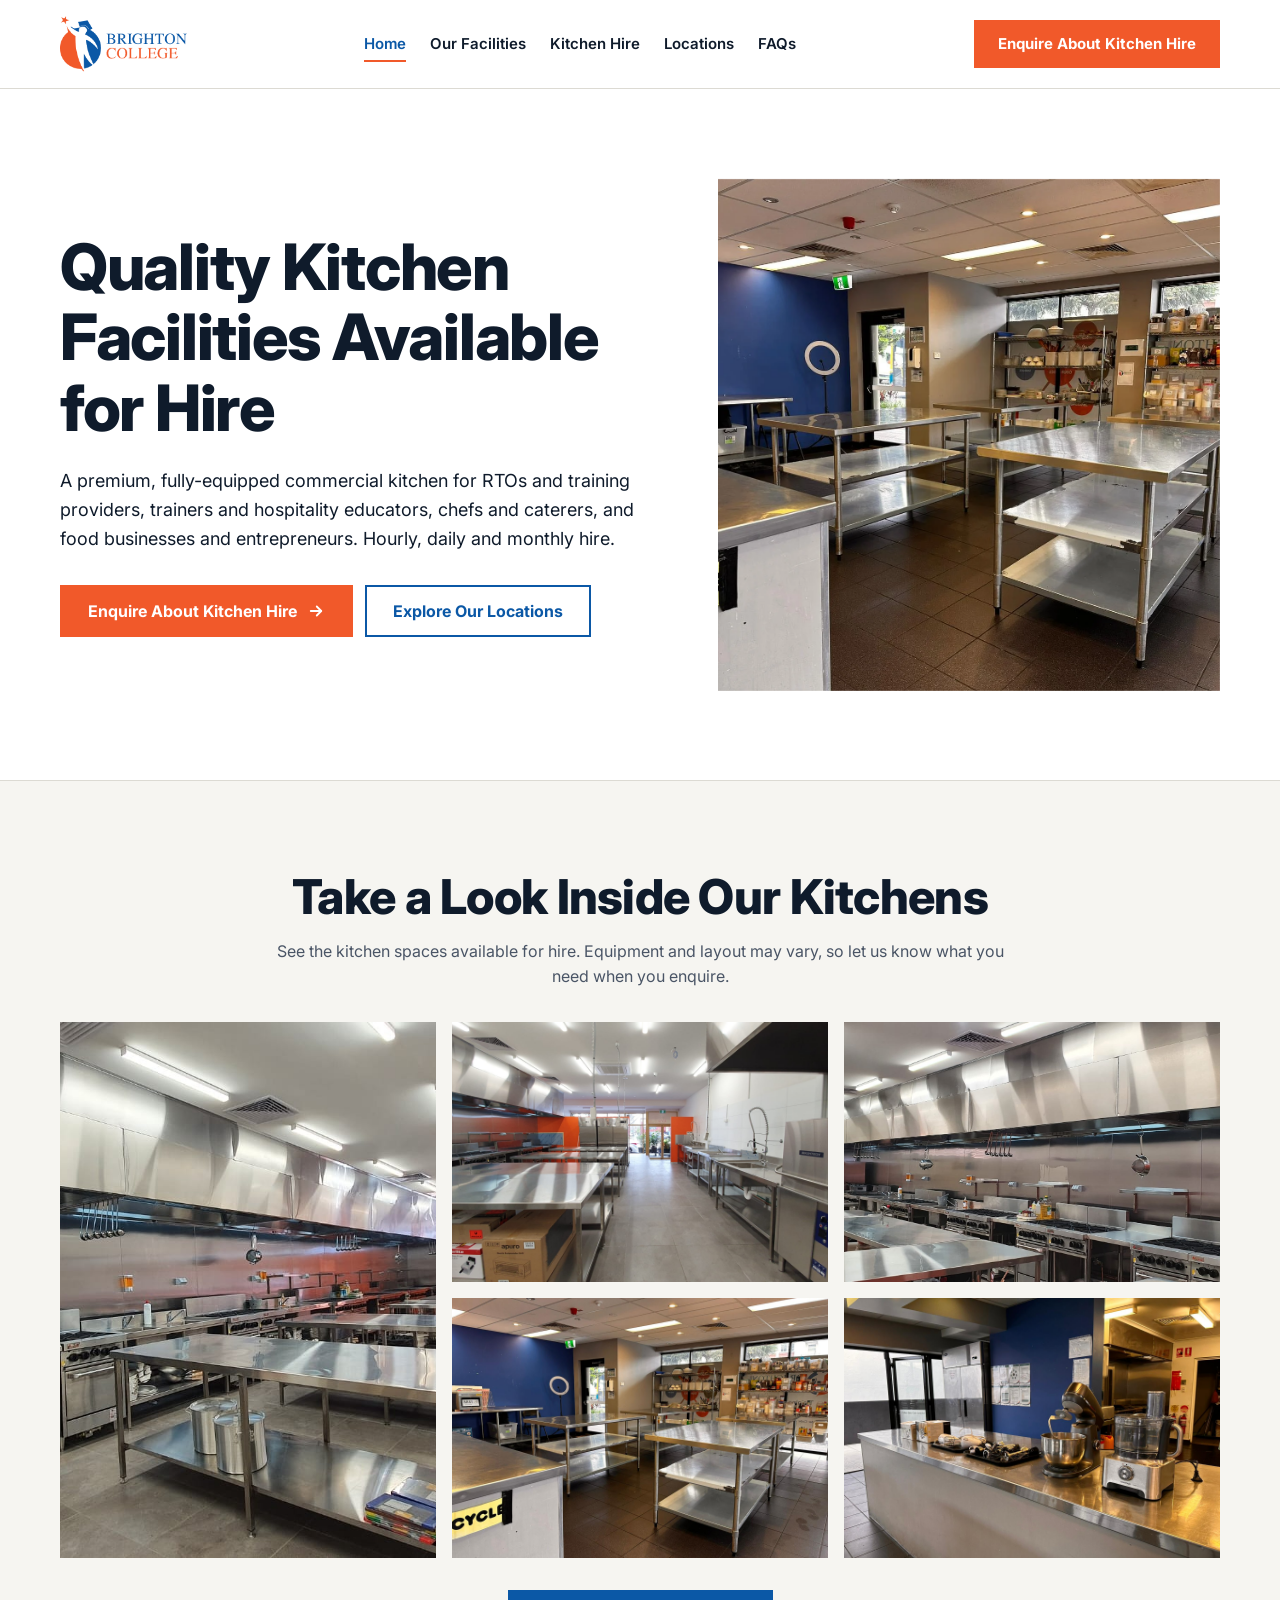
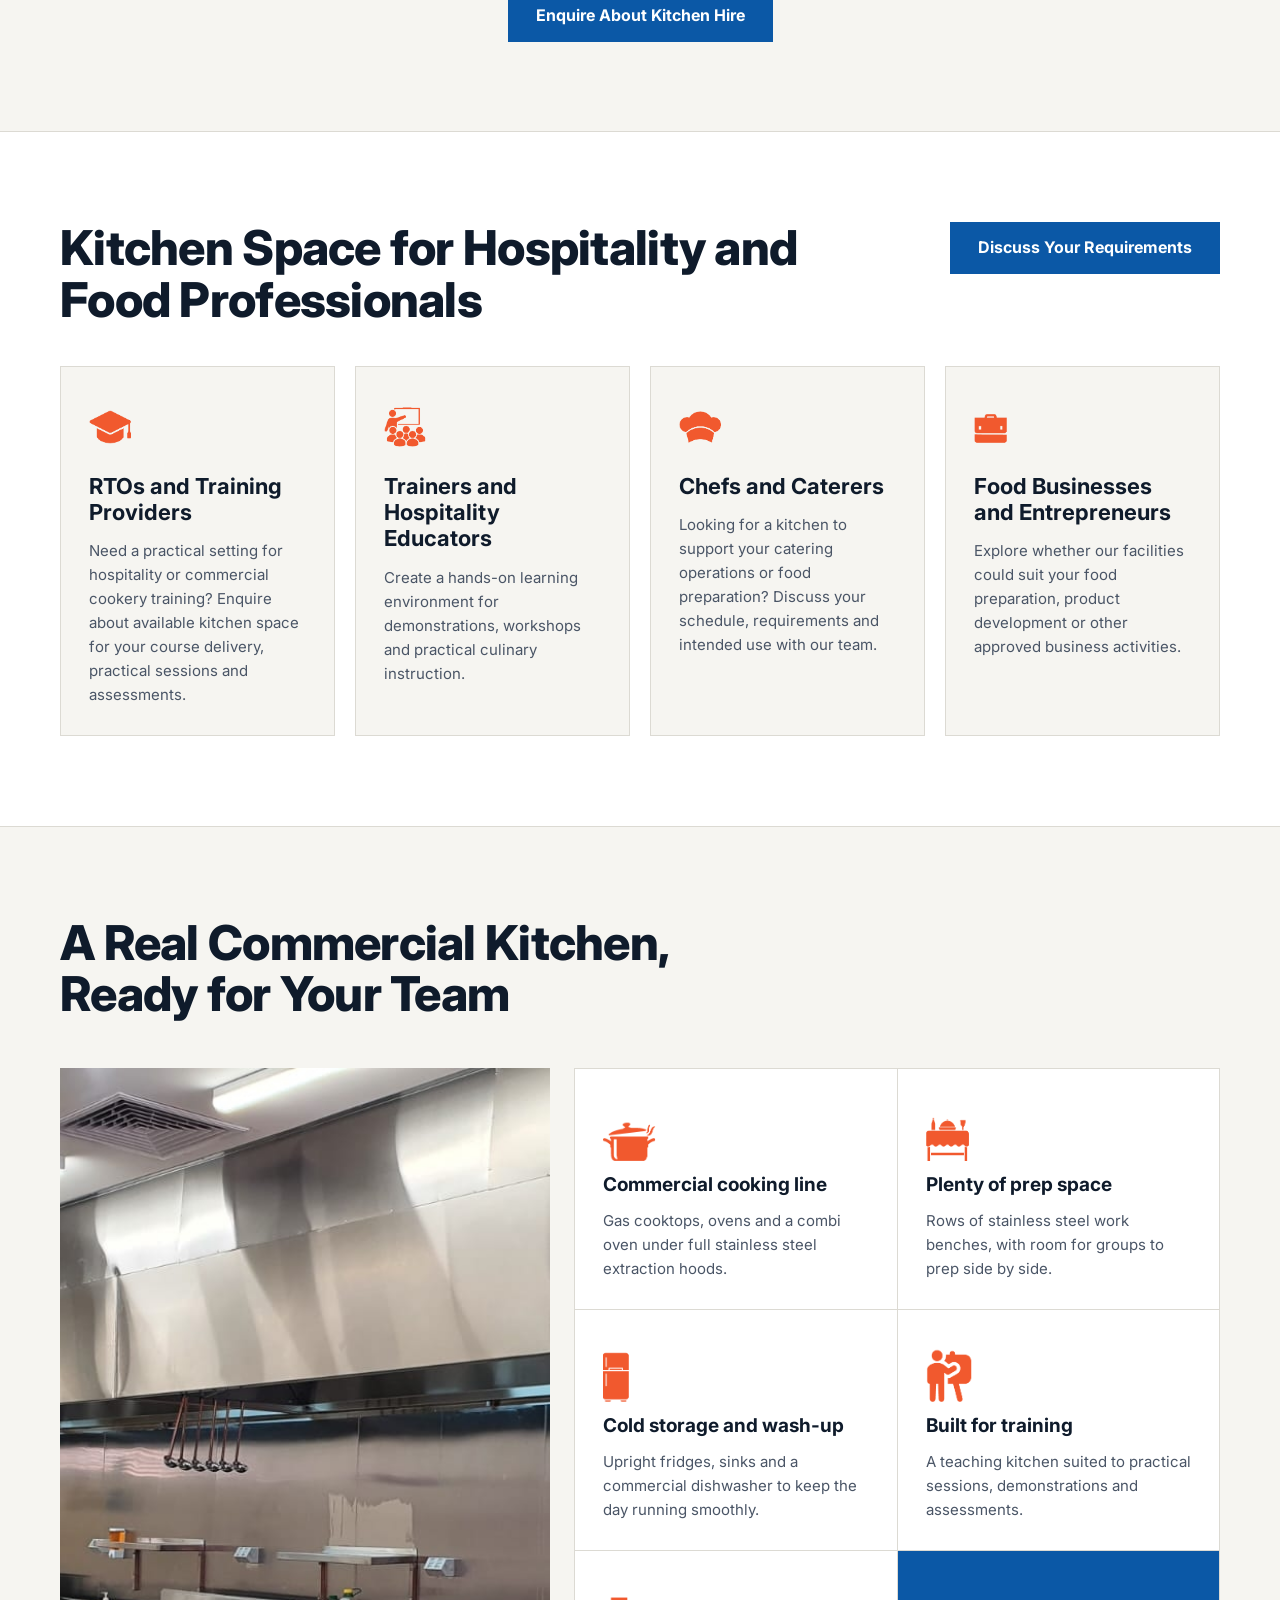
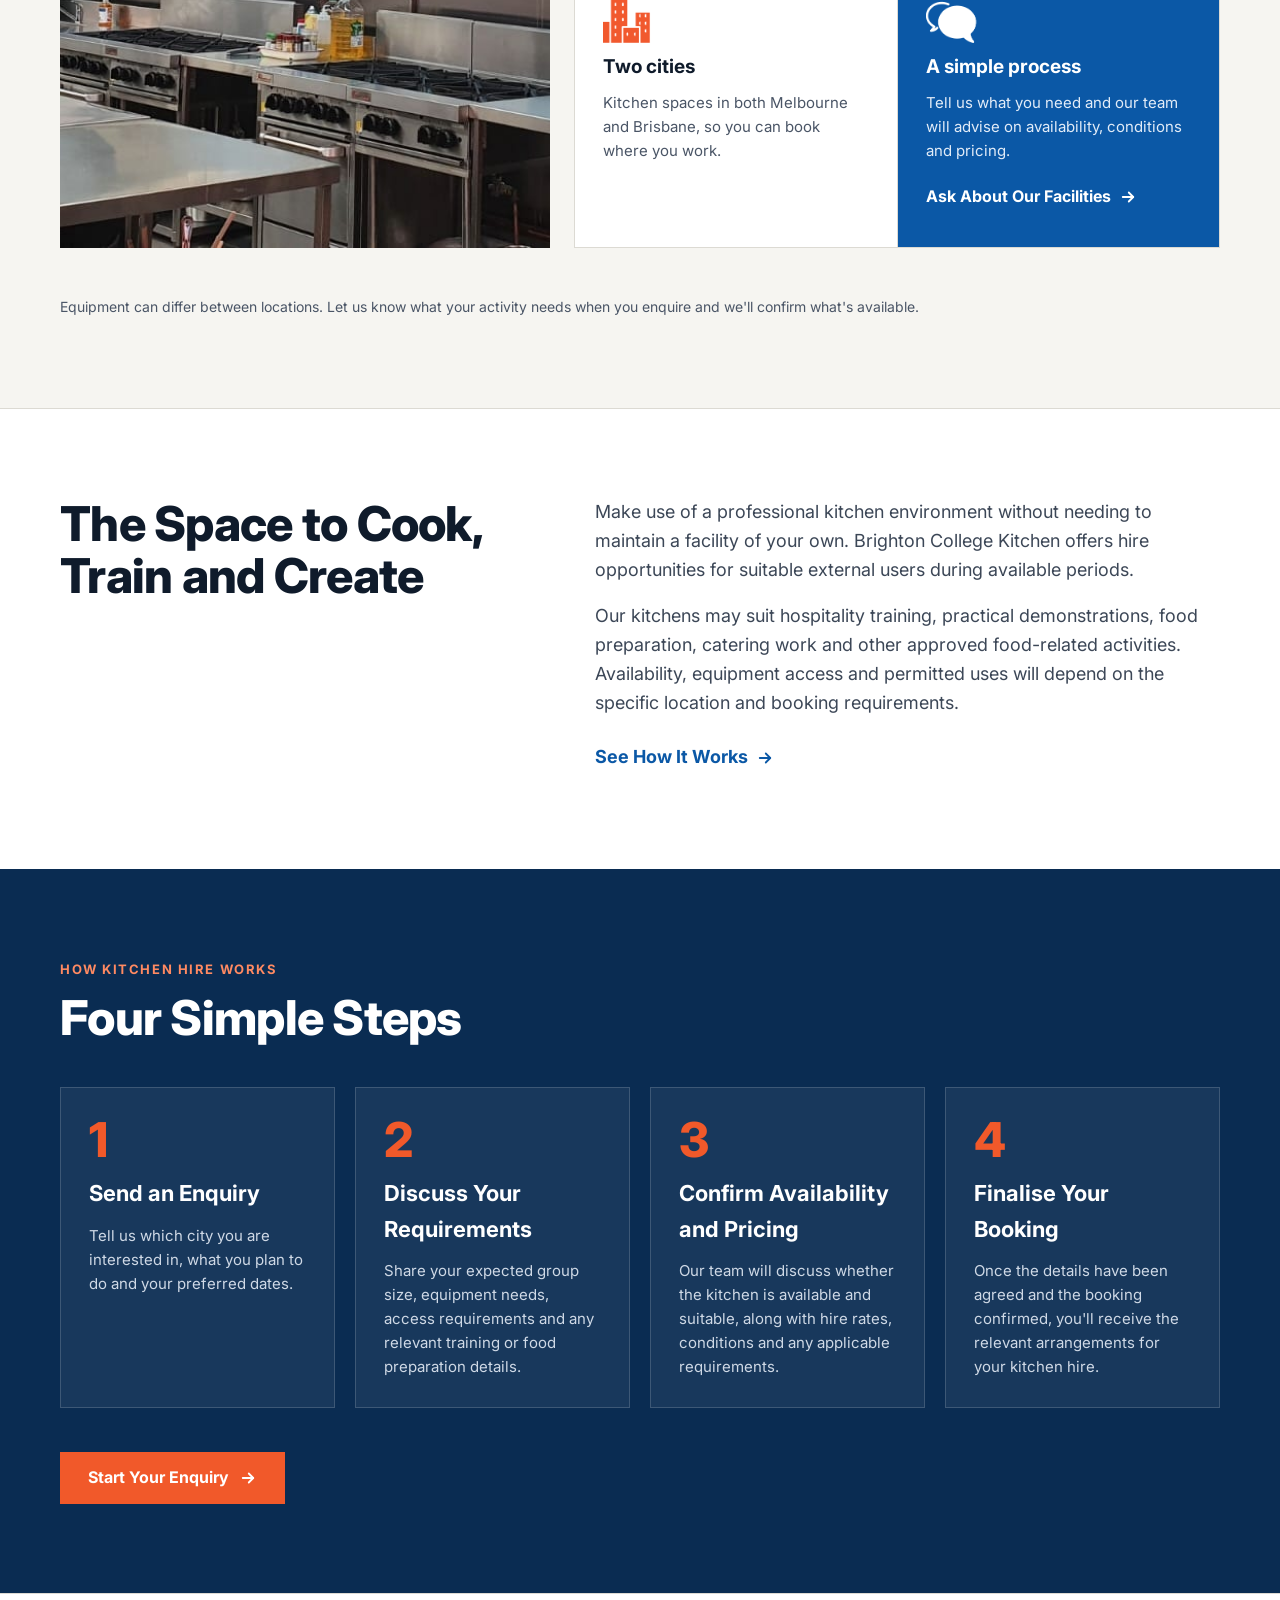
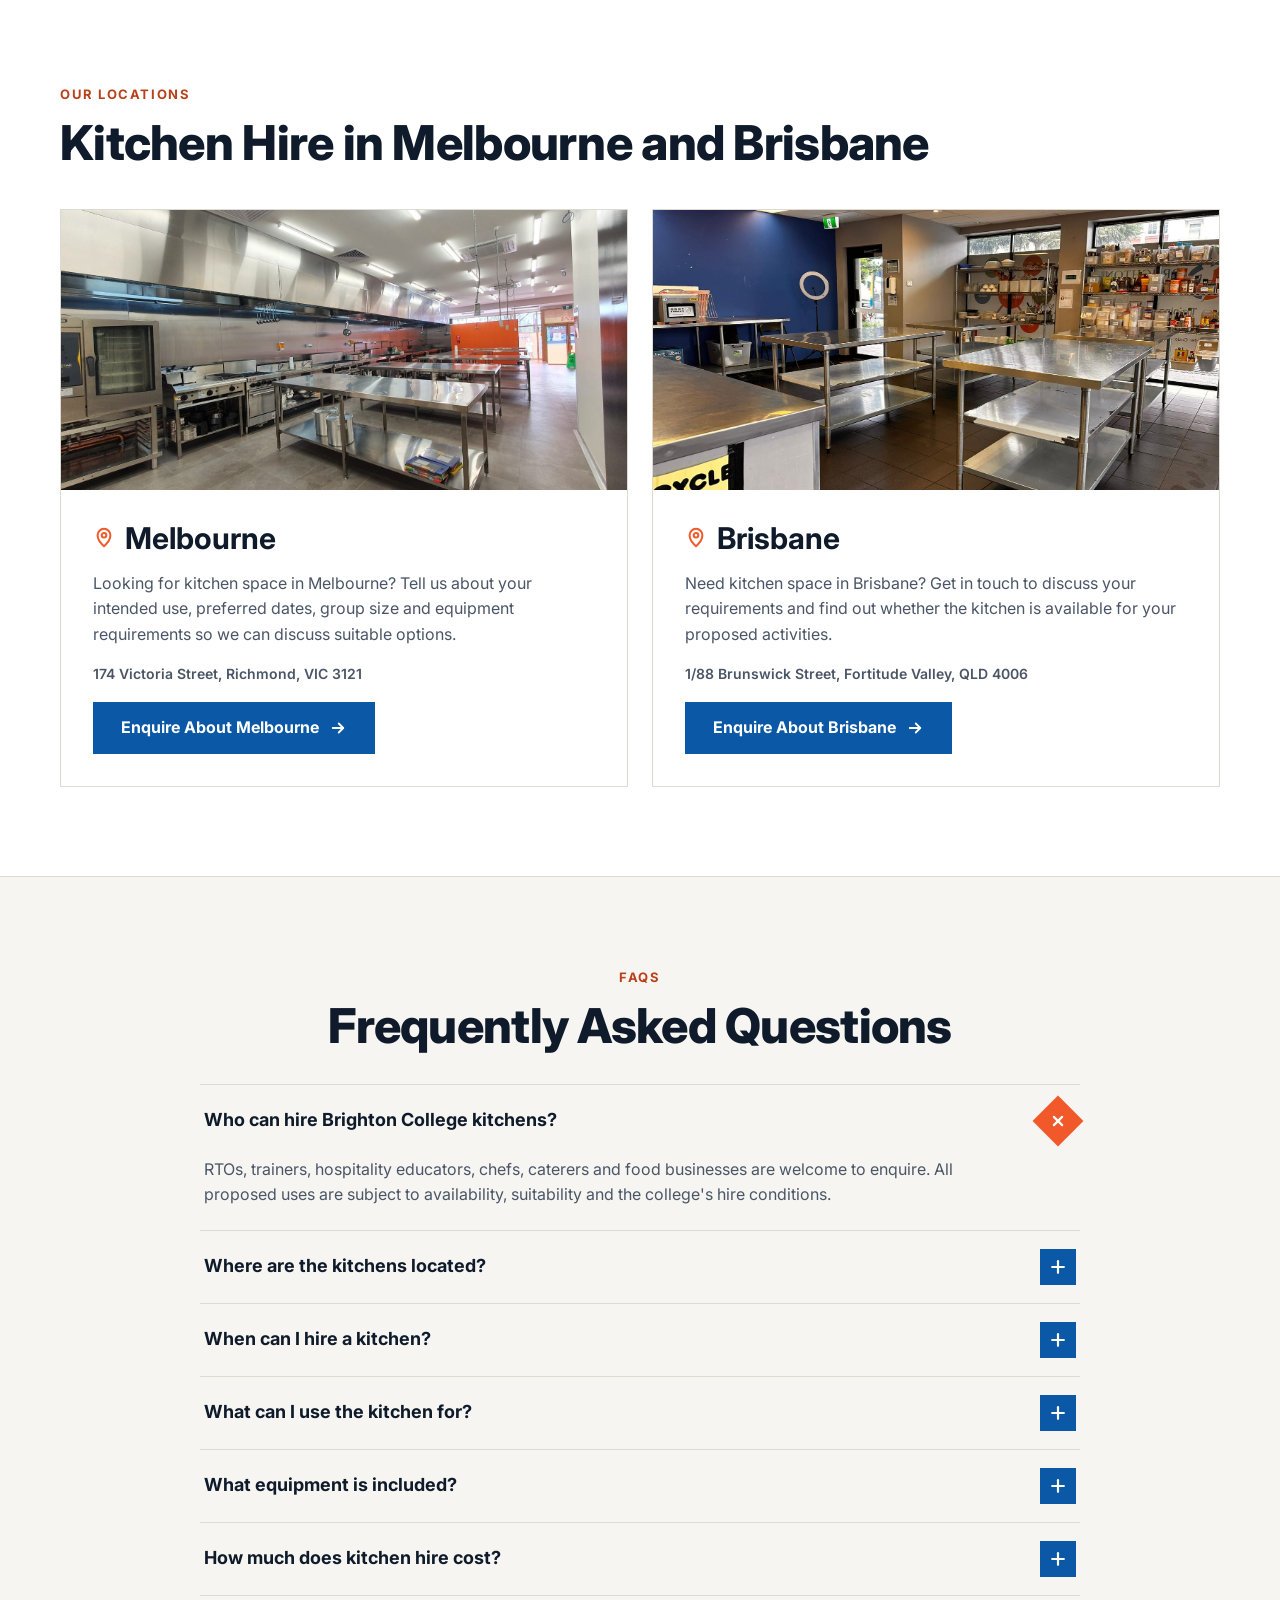
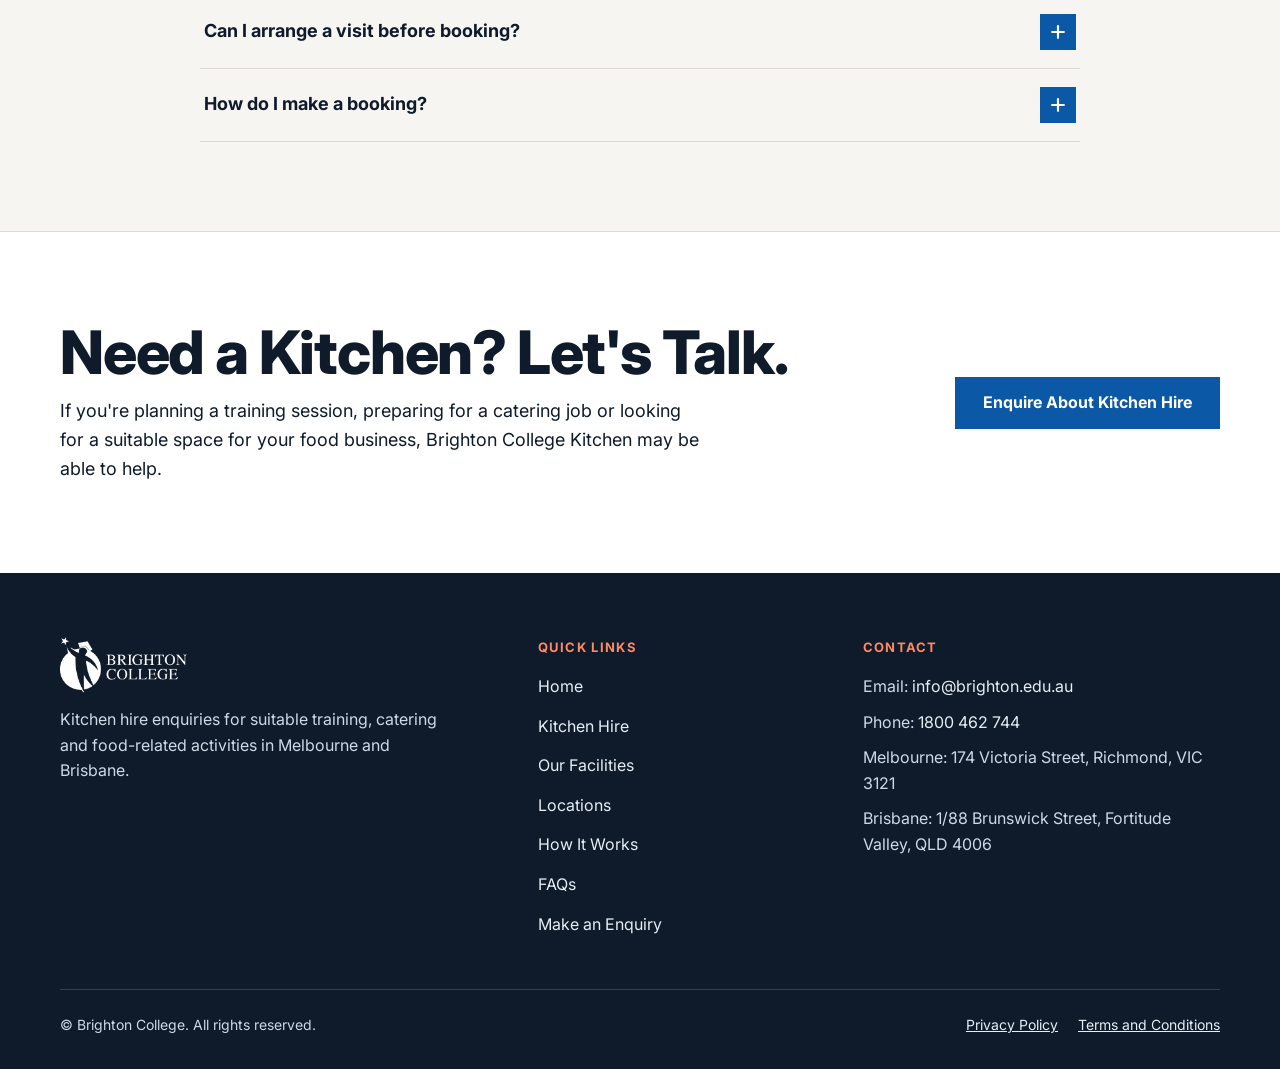
<file: index.html>
<!doctype html>
<html lang="en-AU">
<head>
<meta charset="utf-8">
<meta name="viewport" content="width=device-width, initial-scale=1">
<title>Kitchen Hire in Melbourne and Brisbane | Brighton College Kitchen</title>
<meta name="description" content="Hire a professional commercial kitchen at Brighton College in Melbourne or Brisbane for hospitality training, catering and food preparation.">
<link rel="preconnect" href="https://fonts.googleapis.com">
<link rel="preconnect" href="https://fonts.gstatic.com" crossorigin>
<link href="https://fonts.googleapis.com/css2?family=Inter:wght@400;500;600;700;800&display=swap" rel="stylesheet">
<link rel="stylesheet" href="css/styles.css">
<script>document.documentElement.classList.add('js')</script>
</head>
<body>

<!-- Header -->
<header class="site-header">
  <div class="container site-header__inner">
    <a href="index.html" class="site-header__logo" aria-label="Brighton College Kitchen Hire, home">
      <img src="images/logo.png" alt="Brighton College">
    </a>
    <button type="button" class="nav-toggle" aria-expanded="false" aria-controls="site-nav" aria-label="Open menu">
      <span class="nav-toggle__bar"></span><span class="nav-toggle__bar"></span><span class="nav-toggle__bar"></span>
    </button>
    <nav class="site-nav" id="site-nav" aria-label="Main">
      <a href="#home">Home</a>
      <a href="#facilities">Our Facilities</a>
      <a href="#hire">Kitchen Hire</a>
      <a href="#locations">Locations</a>
      <a href="#faqs">FAQs</a>
      <a href="enquire.html" class="btn btn--orange site-nav__cta">Enquire About Kitchen Hire</a>
    </nav>
    <a href="enquire.html" class="btn btn--orange btn--sm">Enquire About Kitchen Hire</a>
  </div>
</header>

<main>

<!-- Hero -->
<section id="home" class="hero section">
  <div class="container hero__inner">
    <div class="hero__text stack" data-reveal>
      <h1 class="hero__title">Quality Kitchen Facilities Available for Hire</h1>
      <p class="hero__copy">A premium, fully-equipped commercial kitchen for RTOs and training providers, trainers and hospitality educators, chefs and caterers, and food businesses and entrepreneurs. Hourly, daily and monthly hire.</p>
      <div class="hero__actions">
        <a href="enquire.html" class="btn btn--orange">Enquire About Kitchen Hire
          <svg width="18" height="18" viewBox="0 0 24 24" fill="none" stroke="currentColor" stroke-width="2.4" stroke-linecap="round" stroke-linejoin="round" aria-hidden="true"><path d="M5 12h14"/><path d="m13 6 6 6-6 6"/></svg>
        </a>
        <a href="#locations" class="btn btn--outline">Explore Our Locations</a>
      </div>
    </div>
    <div class="hero__media" data-reveal>
      <img src="images/hero.webp" alt="Brighton College commercial training kitchen" width="1600" height="1200">
    </div>
  </div>
</section>

<!-- Gallery -->
<section id="gallery" class="section section--sand section--bordered">
  <div class="container">
    <div class="gallery__head stack" data-reveal>
      <h2 class="h2">Take a Look Inside Our Kitchens</h2>
      <p class="muted">See the kitchen spaces available for hire. Equipment and layout may vary, so let us know what you need when you enquire.</p>
    </div>
    <div class="gallery__grid">
      <figure class="is-big" data-reveal><button type="button" class="gallery__open" aria-label="View larger photo"><img src="images/kitchen-1.jpg" alt="Commercial kitchen with a combi oven, gas cooktops and stainless steel prep benches" loading="lazy"></button></figure>
      <figure data-reveal><button type="button" class="gallery__open" aria-label="View larger photo"><img src="images/kitchen-2.jpg" alt="Long kitchen with prep benches, upright fridges and a dishwashing area" loading="lazy"></button></figure>
      <figure data-reveal><button type="button" class="gallery__open" aria-label="View larger photo"><img src="images/kitchen-3.jpg" alt="Row of gas cooktops and ovens under a stainless steel extraction hood" loading="lazy"></button></figure>
      <figure data-reveal><button type="button" class="gallery__open" aria-label="View larger photo"><img src="images/kitchen-4.jpg" alt="Training kitchen with stainless steel work tables and pantry shelving" loading="lazy"></button></figure>
      <figure data-reveal><button type="button" class="gallery__open" aria-label="View larger photo"><img src="images/kitchen-5.jpg" alt="Bench with a stand mixer, food processor and small kitchen appliances" loading="lazy"></button></figure>
    </div>
    <div class="gallery__cta"><a href="enquire.html" class="btn btn--blue">Enquire About Kitchen Hire</a></div>
  </div>
</section>

<!-- Who can hire -->
<section class="section section--white section--bordered">
  <div class="container">
    <div class="audience__head" data-reveal>
      <h2 class="h2">Kitchen Space for Hospitality and Food Professionals</h2>
      <a href="enquire.html" class="btn btn--blue">Discuss Your Requirements</a>
    </div>
    <div class="card-grid">
      <article class="card" data-reveal>
        <img class="card__icon" src="images/icon-rto.png" alt="" aria-hidden="true">
        <h3>RTOs and Training Providers</h3>
        <p>Need a practical setting for hospitality or commercial cookery training? Enquire about available kitchen space for your course delivery, practical sessions and assessments.</p>
      </article>
      <article class="card" data-reveal>
        <img class="card__icon" src="images/icon-trainers.png" alt="" aria-hidden="true">
        <h3>Trainers and Hospitality Educators</h3>
        <p>Create a hands-on learning environment for demonstrations, workshops and practical culinary instruction.</p>
      </article>
      <article class="card" data-reveal>
        <img class="card__icon" src="images/icon-chefs.png" alt="" aria-hidden="true">
        <h3>Chefs and Caterers</h3>
        <p>Looking for a kitchen to support your catering operations or food preparation? Discuss your schedule, requirements and intended use with our team.</p>
      </article>
      <article class="card" data-reveal>
        <img class="card__icon" src="images/icon-business.png" alt="" aria-hidden="true">
        <h3>Food Businesses and Entrepreneurs</h3>
        <p>Explore whether our facilities could suit your food preparation, product development or other approved business activities.</p>
      </article>
    </div>
  </div>
</section>

<!-- Why choose our kitchens -->
<section id="facilities" class="section section--bordered">
  <div class="container">
    <h2 class="h2 why__head" data-reveal>A Real Commercial Kitchen, Ready for Your Team</h2>
    <div class="why__inner">
      <div class="why__photo" data-reveal>
        <img src="images/kitchen-3.jpg" alt="Row of gas cooktops and ovens under a stainless steel extraction hood" loading="lazy">
      </div>
      <div class="why__grid">
        <div data-reveal class="why__item">
          <img src="images/Commercial_cooking.png" alt="" aria-hidden="true">
          <h3>Commercial cooking line</h3>
          <p>Gas cooktops, ovens and a combi oven under full stainless steel extraction hoods.</p>
        </div>
        <div data-reveal class="why__item">
          <img src="images/prep_space.png" alt="" aria-hidden="true">
          <h3>Plenty of prep space</h3>
          <p>Rows of stainless steel work benches, with room for groups to prep side by side.</p>
        </div>
        <div data-reveal class="why__item">
          <img src="images/storage.png" alt="" aria-hidden="true">
          <h3>Cold storage and wash-up</h3>
          <p>Upright fridges, sinks and a commercial dishwasher to keep the day running smoothly.</p>
        </div>
        <div data-reveal class="why__item">
          <img src="images/training.png" alt="" aria-hidden="true">
          <h3>Built for training</h3>
          <p>A teaching kitchen suited to practical sessions, demonstrations and assessments.</p>
        </div>
        <div data-reveal class="why__item">
          <img src="images/cities.png" alt="" aria-hidden="true">
          <h3>Two cities</h3>
          <p>Kitchen spaces in both Melbourne and Brisbane, so you can book where you work.</p>
        </div>
        <div data-reveal class="why__item why__item--feature">
          <img src="images/process.png" alt="" aria-hidden="true">
          <h3>A simple process</h3>
          <p>Tell us what you need and our team will advise on availability, conditions and pricing.</p>
          <a href="enquire.html" class="link-arrow">Ask About Our Facilities
            <svg width="18" height="18" viewBox="0 0 24 24" fill="none" stroke="currentColor" stroke-width="2.4" stroke-linecap="round" stroke-linejoin="round" aria-hidden="true"><path d="M5 12h14"/><path d="m13 6 6 6-6 6"/></svg>
          </a>
        </div>
      </div>
    </div>
    <p class="why__note">Equipment can differ between locations. Let us know what your activity needs when you enquire and we'll confirm what's available.</p>
  </div>
</section>

<!-- Intro -->
<section id="hire" class="section section--white section--bordered">
  <div class="container intro__inner">
    <h2 class="h2" data-reveal>The Space to Cook, Train and Create</h2>
    <div class="intro__body stack" data-reveal>
      <p>Make use of a professional kitchen environment without needing to maintain a facility of your own. Brighton College Kitchen offers hire opportunities for suitable external users during available periods.</p>
      <p>Our kitchens may suit hospitality training, practical demonstrations, food preparation, catering work and other approved food-related activities. Availability, equipment access and permitted uses will depend on the specific location and booking requirements.</p>
      <a href="#how-it-works" class="link-arrow">See How It Works
        <svg width="18" height="18" viewBox="0 0 24 24" fill="none" stroke="currentColor" stroke-width="2.4" stroke-linecap="round" stroke-linejoin="round" aria-hidden="true"><path d="M5 12h14"/><path d="m13 6 6 6-6 6"/></svg>
      </a>
    </div>
  </div>
</section>

<!-- How it works -->
<section id="how-it-works" class="section section--navy">
  <div class="container">
    <div class="steps__head stack" data-reveal>
      <span class="eyebrow">How Kitchen Hire Works</span>
      <h2 class="h2">Four Simple Steps</h2>
    </div>
    <ol class="steps">
      <li class="step" data-reveal><span class="step__num">1</span><h3>Send an Enquiry</h3><p>Tell us which city you are interested in, what you plan to do and your preferred dates.</p></li>
      <li class="step" data-reveal><span class="step__num">2</span><h3>Discuss Your Requirements</h3><p>Share your expected group size, equipment needs, access requirements and any relevant training or food preparation details.</p></li>
      <li class="step" data-reveal><span class="step__num">3</span><h3>Confirm Availability and Pricing</h3><p>Our team will discuss whether the kitchen is available and suitable, along with hire rates, conditions and any applicable requirements.</p></li>
      <li class="step" data-reveal><span class="step__num">4</span><h3>Finalise Your Booking</h3><p>Once the details have been agreed and the booking confirmed, you'll receive the relevant arrangements for your kitchen hire.</p></li>
    </ol>
    <a href="enquire.html" class="btn btn--orange">Start Your Enquiry <svg width="18" height="18" viewBox="0 0 24 24" fill="none" stroke="currentColor" stroke-width="2.4" stroke-linecap="round" stroke-linejoin="round" aria-hidden="true"><path d="M5 12h14"/><path d="m13 6 6 6-6 6"/></svg></a>
  </div>
</section>

<!-- Locations -->
<section id="locations" class="section section--white section--bordered">
  <div class="container">
    <div class="locations__head stack" data-reveal>
      <span class="eyebrow">Our Locations</span>
      <h2 class="h2">Kitchen Hire in Melbourne and Brisbane</h2>
    </div>
    <div class="location-grid">
      <article class="location" data-reveal>
        <div class="location__media"><img src="images/kitchen-1.jpg" alt="Melbourne kitchen" loading="lazy"></div>
        <div class="location__body">
          <div class="location__title">
            <svg width="22" height="22" viewBox="0 0 24 24" fill="none" stroke="#f1592a" stroke-width="2.2" stroke-linecap="round" stroke-linejoin="round" aria-hidden="true"><path d="M12 21s-7-6.2-7-12a7 7 0 0 1 14 0c0 5.8-7 12-7 12Z"/><circle cx="12" cy="9" r="2.5"/></svg>
            <h3>Melbourne</h3>
          </div>
          <p class="muted">Looking for kitchen space in Melbourne? Tell us about your intended use, preferred dates, group size and equipment requirements so we can discuss suitable options.</p>
          <p class="location__address">174 Victoria Street, Richmond, VIC 3121</p>
          <a href="enquire.html?location=Melbourne" class="btn btn--blue">Enquire About Melbourne <svg width="18" height="18" viewBox="0 0 24 24" fill="none" stroke="currentColor" stroke-width="2.4" stroke-linecap="round" stroke-linejoin="round" aria-hidden="true"><path d="M5 12h14"/><path d="m13 6 6 6-6 6"/></svg></a>
        </div>
      </article>
      <article class="location" data-reveal>
        <div class="location__media"><img src="images/kitchen-4.jpg" alt="Brisbane kitchen" loading="lazy"></div>
        <div class="location__body">
          <div class="location__title">
            <svg width="22" height="22" viewBox="0 0 24 24" fill="none" stroke="#f1592a" stroke-width="2.2" stroke-linecap="round" stroke-linejoin="round" aria-hidden="true"><path d="M12 21s-7-6.2-7-12a7 7 0 0 1 14 0c0 5.8-7 12-7 12Z"/><circle cx="12" cy="9" r="2.5"/></svg>
            <h3>Brisbane</h3>
          </div>
          <p class="muted">Need kitchen space in Brisbane? Get in touch to discuss your requirements and find out whether the kitchen is available for your proposed activities.</p>
          <p class="location__address">1/88 Brunswick Street, Fortitude Valley, QLD 4006</p>
          <a href="enquire.html?location=Brisbane" class="btn btn--blue">Enquire About Brisbane <svg width="18" height="18" viewBox="0 0 24 24" fill="none" stroke="currentColor" stroke-width="2.4" stroke-linecap="round" stroke-linejoin="round" aria-hidden="true"><path d="M5 12h14"/><path d="m13 6 6 6-6 6"/></svg></a>
        </div>
      </article>
    </div>
  </div>
</section>

<!-- FAQs -->
<section id="faqs" class="section section--bordered">
  <div class="container faq">
    <div class="faq__head stack" data-reveal>
      <span class="eyebrow">FAQs</span>
      <h2 class="h2">Frequently Asked Questions</h2>
    </div>
    <div class="faq__list" data-faq data-reveal>
      <div class="faq__item">
        <button type="button" class="faq__q" aria-expanded="true" aria-controls="faq-1"><span>Who can hire Brighton College kitchens?</span><span class="faq__icon" aria-hidden="true"><svg width="20" height="20" viewBox="0 0 24 24" fill="none" stroke="#fff" stroke-width="2.6" stroke-linecap="round"><path d="M12 5v14"/><path d="M5 12h14"/></svg></span></button>
        <p class="faq__a" id="faq-1">RTOs, trainers, hospitality educators, chefs, caterers and food businesses are welcome to enquire. All proposed uses are subject to availability, suitability and the college's hire conditions.</p>
      </div>
      <div class="faq__item">
        <button type="button" class="faq__q" aria-expanded="false" aria-controls="faq-2"><span>Where are the kitchens located?</span><span class="faq__icon" aria-hidden="true"><svg width="20" height="20" viewBox="0 0 24 24" fill="none" stroke="#fff" stroke-width="2.6" stroke-linecap="round"><path d="M12 5v14"/><path d="M5 12h14"/></svg></span></button>
        <p class="faq__a" id="faq-2" hidden>Brighton College has kitchen facilities in Melbourne and Brisbane. <a href="#locations">See both locations</a> or <a href="enquire.html">send an enquiry</a> for the one most convenient for you.</p>
      </div>
      <div class="faq__item">
        <button type="button" class="faq__q" aria-expanded="false" aria-controls="faq-3"><span>When can I hire a kitchen?</span><span class="faq__icon" aria-hidden="true"><svg width="20" height="20" viewBox="0 0 24 24" fill="none" stroke="#fff" stroke-width="2.6" stroke-linecap="round"><path d="M12 5v14"/><path d="M5 12h14"/></svg></span></button>
        <p class="faq__a" id="faq-3" hidden>Hire is subject to availability when the kitchen is not being used for college activities. <a href="enquire.html">Submit your preferred dates</a> so the team can check availability.</p>
      </div>
      <div class="faq__item">
        <button type="button" class="faq__q" aria-expanded="false" aria-controls="faq-4"><span>What can I use the kitchen for?</span><span class="faq__icon" aria-hidden="true"><svg width="20" height="20" viewBox="0 0 24 24" fill="none" stroke="#fff" stroke-width="2.6" stroke-linecap="round"><path d="M12 5v14"/><path d="M5 12h14"/></svg></span></button>
        <p class="faq__a" id="faq-4" hidden>Potential uses include hospitality training, practical demonstrations, catering preparation and other approved food-related activities. Tell us what you plan to do so we can confirm whether it is permitted.</p>
      </div>
      <div class="faq__item">
        <button type="button" class="faq__q" aria-expanded="false" aria-controls="faq-5"><span>What equipment is included?</span><span class="faq__icon" aria-hidden="true"><svg width="20" height="20" viewBox="0 0 24 24" fill="none" stroke="#fff" stroke-width="2.6" stroke-linecap="round"><path d="M12 5v14"/><path d="M5 12h14"/></svg></span></button>
        <p class="faq__a" id="faq-5" hidden>Equipment and inclusions may vary by location. Please list your equipment requirements when you <a href="enquire.html">make an enquiry</a>.</p>
      </div>
      <div class="faq__item">
        <button type="button" class="faq__q" aria-expanded="false" aria-controls="faq-6"><span>How much does kitchen hire cost?</span><span class="faq__icon" aria-hidden="true"><svg width="20" height="20" viewBox="0 0 24 24" fill="none" stroke="#fff" stroke-width="2.6" stroke-linecap="round"><path d="M12 5v14"/><path d="M5 12h14"/></svg></span></button>
        <p class="faq__a" id="faq-6" hidden>Pricing may depend on the location, duration, intended use and facilities required. <a href="enquire.html">Contact us</a> for current rates and any applicable conditions.</p>
      </div>
      <div class="faq__item">
        <button type="button" class="faq__q" aria-expanded="false" aria-controls="faq-7"><span>Can I arrange a visit before booking?</span><span class="faq__icon" aria-hidden="true"><svg width="20" height="20" viewBox="0 0 24 24" fill="none" stroke="#fff" stroke-width="2.6" stroke-linecap="round"><path d="M12 5v14"/><path d="M5 12h14"/></svg></span></button>
        <p class="faq__a" id="faq-7" hidden>Include this request in your <a href="enquire.html">enquiry</a>. The team can advise whether a site visit can be arranged.</p>
      </div>
      <div class="faq__item">
        <button type="button" class="faq__q" aria-expanded="false" aria-controls="faq-8"><span>How do I make a booking?</span><span class="faq__icon" aria-hidden="true"><svg width="20" height="20" viewBox="0 0 24 24" fill="none" stroke="#fff" stroke-width="2.6" stroke-linecap="round"><path d="M12 5v14"/><path d="M5 12h14"/></svg></span></button>
        <p class="faq__a" id="faq-8" hidden>Use the <a href="enquire.html">kitchen hire enquiry form</a> to provide your contact details, preferred location, dates and intended use. The team will follow up to discuss availability and next steps.</p>
      </div>
    </div>
  </div>
</section>

<!-- Final CTA -->
<section class="section section--white section--bordered">
  <div class="container cta__inner" data-reveal>
    <div class="cta__text stack">
      <h2 class="cta__title">Need a Kitchen? Let's Talk.</h2>
      <p>If you're planning a training session, preparing for a catering job or looking for a suitable space for your food business, Brighton College Kitchen may be able to help.</p>
    </div>
    <a href="enquire.html" class="btn btn--blue">Enquire About Kitchen Hire</a>
  </div>
</section>

</main>

<!-- Footer -->
<footer id="contact" class="site-footer">
  <div class="container site-footer__inner stack">
    <div class="site-footer__cols">
      <div class="site-footer__brand stack">
        <a href="index.html" class="site-footer__logo"><img src="images/logo_white.png" alt="Brighton College"></a>
        <p>Kitchen hire enquiries for suitable training, catering and food-related activities in Melbourne and Brisbane.</p>
      </div>
      <nav class="site-footer__col stack" aria-label="Footer">
        <span class="site-footer__heading">Quick Links</span>
        <a href="#home">Home</a>
        <a href="#hire">Kitchen Hire</a>
        <a href="#facilities">Our Facilities</a>
        <a href="#locations">Locations</a>
        <a href="#how-it-works">How It Works</a>
        <a href="#faqs">FAQs</a>
        <a href="enquire.html">Make an Enquiry</a>
      </nav>
      <div class="site-footer__col site-footer__col--contact stack">
        <span class="site-footer__heading">Contact</span>
        <span>Email: <a href="mailto:info@brighton.edu.au">info@brighton.edu.au</a></span>
        <span>Phone: <a href="tel:1800462744">1800 462 744</a></span>
        <span>Melbourne: 174 Victoria Street, Richmond, VIC 3121</span>
        <span>Brisbane: 1/88 Brunswick Street, Fortitude Valley, QLD 4006</span>
      </div>
    </div>
    <div class="site-footer__bottom">
      <span>© Brighton College. All rights reserved.</span>
      <div><a href="https://brighton.edu.au/privacy-and-disclaimer/">Privacy Policy</a><a href="https://brighton.edu.au/terms-and-conditions/">Terms and Conditions</a></div>
    </div>
  </div>
</footer>

<script src="js/main.js"></script>
</body>
</html>
</file>
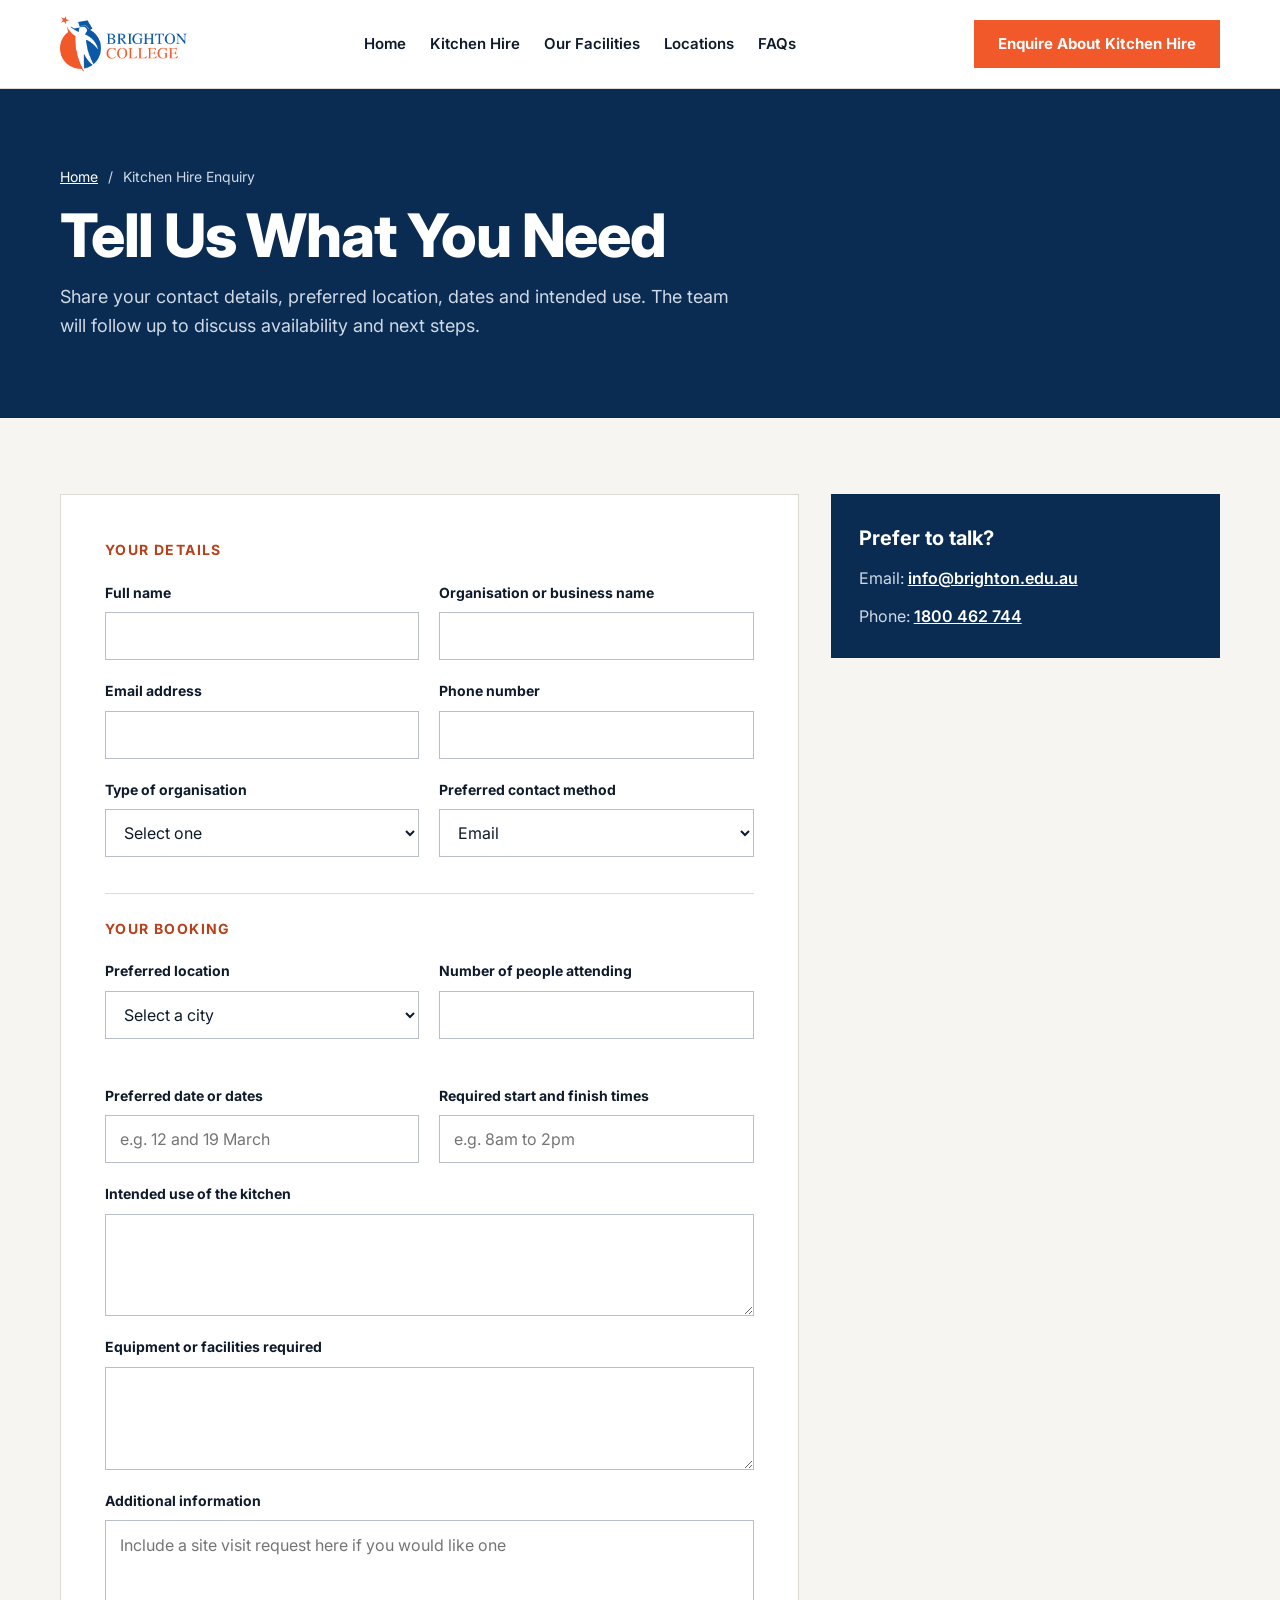
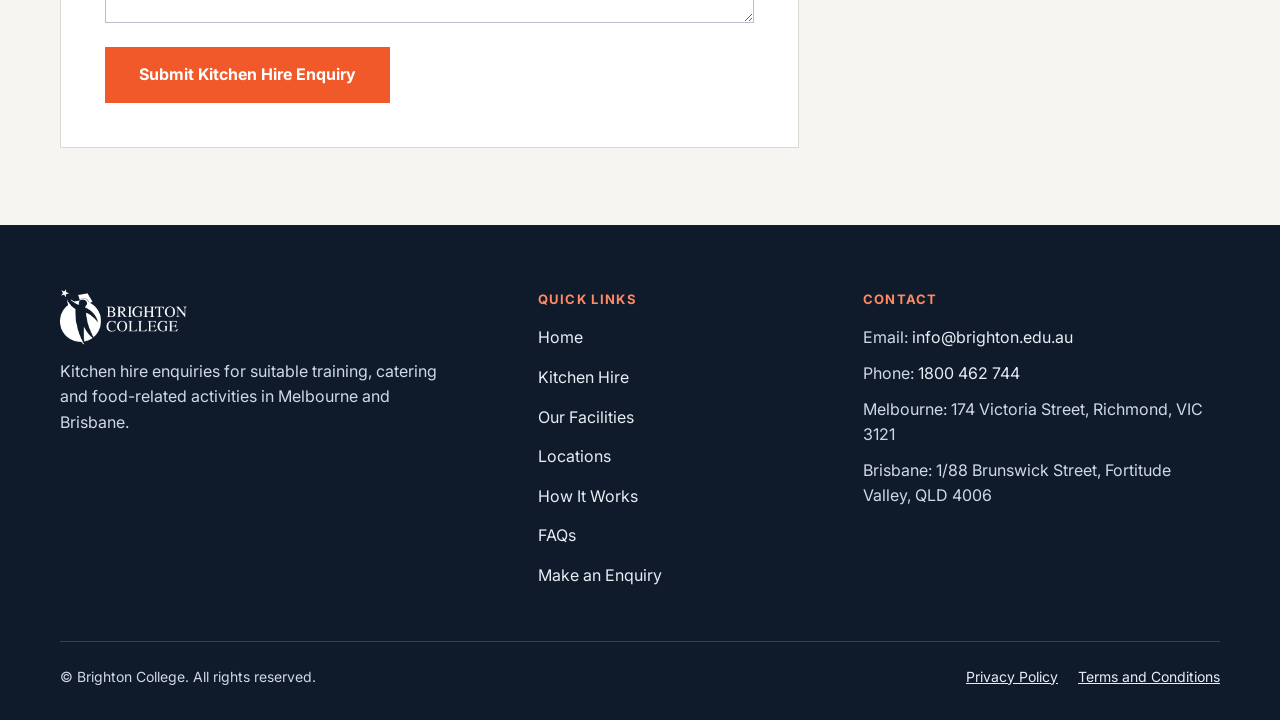
<file: enquire.html>
<!doctype html>
<html lang="en-AU">
<head>
<meta charset="utf-8">
<meta name="viewport" content="width=device-width, initial-scale=1">
<title>Kitchen Hire Enquiry | Brighton College Kitchen</title>
<meta name="description" content="Enquire about hiring a Brighton College kitchen in Melbourne or Brisbane. Tell us your dates, group size and what you plan to do.">
<link rel="preconnect" href="https://fonts.googleapis.com">
<link rel="preconnect" href="https://fonts.gstatic.com" crossorigin>
<link href="https://fonts.googleapis.com/css2?family=Inter:wght@400;500;600;700;800&display=swap" rel="stylesheet">
<link rel="stylesheet" href="css/styles.css">
<script>document.documentElement.classList.add('js')</script>
</head>
<body>

<!-- Header -->
<header class="site-header">
  <div class="container site-header__inner">
    <a href="index.html" class="site-header__logo" aria-label="Brighton College Kitchen Hire, home">
      <img src="images/logo.png" alt="Brighton College">
    </a>
    <button type="button" class="nav-toggle" aria-expanded="false" aria-controls="site-nav" aria-label="Open menu">
      <span class="nav-toggle__bar"></span><span class="nav-toggle__bar"></span><span class="nav-toggle__bar"></span>
    </button>
    <nav class="site-nav" id="site-nav" aria-label="Main">
      <a href="index.html#home">Home</a>
      <a href="index.html#hire">Kitchen Hire</a>
      <a href="index.html#facilities">Our Facilities</a>
      <a href="index.html#locations">Locations</a>
      <a href="index.html#faqs">FAQs</a>
      <a href="#enquire-form" class="btn btn--orange site-nav__cta">Enquire About Kitchen Hire</a>
    </nav>
    <a href="#enquire-form" class="btn btn--orange btn--sm" aria-current="page">Enquire About Kitchen Hire</a>
  </div>
</header>

<main>

<!-- Page title -->
<section class="page-title">
  <div class="container stack" data-reveal>
    <nav class="breadcrumb" aria-label="Breadcrumb">
      <a href="index.html">Home</a><span aria-hidden="true">/</span><span>Kitchen Hire Enquiry</span>
    </nav>
    <h1>Tell Us What You Need</h1>
    <p>Share your contact details, preferred location, dates and intended use. The team will follow up to discuss availability and next steps.</p>
  </div>
</section>

<!-- Form -->
<section id="enquire-form">
  <div class="container enquiry__inner">

    <div class="enquiry__panel" data-reveal>
      <div class="form-success" role="status" aria-live="polite" hidden data-form-success>
        <div class="form-success__icon"><svg width="28" height="28" viewBox="0 0 24 24" fill="none" stroke="#0b58a6" stroke-width="2.6" stroke-linecap="round" stroke-linejoin="round" aria-hidden="true"><path d="m5 12 5 5 9-10"/></svg></div>
        <h2>Enquiry received</h2>
        <p>Thank you for enquiring about Brighton College Kitchen. We've received your details and will be in touch to discuss your requirements and availability.</p>
        <div class="form-success__actions">
          <button type="button" class="btn btn--outline btn--sm" data-form-reset>Send another enquiry</button>
          <a href="index.html" class="btn btn--blue btn--sm">Back to home</a>
        </div>
      </div>

      <!-- TODO: point action at the real form handler (email service, CRM or backend). -->
      <form class="form" action="#" method="post" data-enquiry-form novalidate>
        <h2 class="form__group-title">Your details</h2>
        <label class="field">Full name
          <input type="text" name="name" autocomplete="name" required></label>
        <label class="field">Organisation or business name
          <input type="text" name="organisation" autocomplete="organization"></label>
        <label class="field">Email address
          <input type="email" name="email" autocomplete="email" required></label>
        <label class="field">Phone number
          <input type="tel" name="phone" autocomplete="tel"></label>
        <label class="field">Type of organisation
          <select name="organisation_type">
            <option value="">Select one</option>
            <option>RTO or training provider</option>
            <option>Trainer or educator</option>
            <option>Chef or caterer</option>
            <option>Food business</option>
            <option>Other</option>
          </select></label>
        <label class="field">Preferred contact method
          <select name="contact_method">
            <option>Email</option>
            <option>Phone</option>
          </select></label>

        <h2 class="form__group-title form__group-title--split">Your booking</h2>
        <label class="field">Preferred location
          <select name="location" required>
            <option value="">Select a city</option>
            <option>Melbourne</option>
            <option>Brisbane</option>
          </select>
          <span class="field__hint" data-location-hint aria-live="polite"></span></label>
        <label class="field">Number of people attending
          <input type="number" name="people" min="1"></label>
        <label class="field">Preferred date or dates
          <input type="text" name="dates" placeholder="e.g. 12 and 19 March"></label>
        <label class="field">Required start and finish times
          <input type="text" name="times" placeholder="e.g. 8am to 2pm"></label>
        <label class="field field--full">Intended use of the kitchen
          <textarea name="intended_use" rows="3" required></textarea></label>
        <label class="field field--full">Equipment or facilities required
          <textarea name="equipment" rows="3"></textarea></label>
        <label class="field field--full">Additional information
          <textarea name="additional_info" rows="3" placeholder="Include a site visit request here if you would like one"></textarea></label>
        <div class="form__actions">
          <button type="submit" class="btn btn--orange">Submit Kitchen Hire Enquiry</button>
        </div>
      </form>
    </div>

    <aside class="enquiry__aside" data-reveal>
      <div class="talk-box">
        <h2>Prefer to talk?</h2>
        <span>Email: <a href="mailto:info@brighton.edu.au">info@brighton.edu.au</a></span>
        <span>Phone: <a href="tel:1800462744">1800 462 744</a></span>
      </div>
    </aside>

  </div>
</section>

</main>

<!-- Footer -->
<footer id="contact" class="site-footer">
  <div class="container site-footer__inner stack">
    <div class="site-footer__cols">
      <div class="site-footer__brand stack">
        <a href="index.html" class="site-footer__logo"><img src="images/logo_white.png" alt="Brighton College"></a>
        <p>Kitchen hire enquiries for suitable training, catering and food-related activities in Melbourne and Brisbane.</p>
      </div>
      <nav class="site-footer__col stack" aria-label="Footer">
        <span class="site-footer__heading">Quick Links</span>
        <a href="index.html#home">Home</a>
        <a href="index.html#hire">Kitchen Hire</a>
        <a href="index.html#facilities">Our Facilities</a>
        <a href="index.html#locations">Locations</a>
        <a href="index.html#how-it-works">How It Works</a>
        <a href="index.html#faqs">FAQs</a>
        <a href="#enquire-form">Make an Enquiry</a>
      </nav>
      <div class="site-footer__col site-footer__col--contact stack">
        <span class="site-footer__heading">Contact</span>
        <span>Email: <a href="mailto:info@brighton.edu.au">info@brighton.edu.au</a></span>
        <span>Phone: <a href="tel:1800462744">1800 462 744</a></span>
        <span>Melbourne: 174 Victoria Street, Richmond, VIC 3121</span>
        <span>Brisbane: 1/88 Brunswick Street, Fortitude Valley, QLD 4006</span>
      </div>
    </div>
    <div class="site-footer__bottom">
      <span>© Brighton College. All rights reserved.</span>
      <div><a href="https://brighton.edu.au/privacy-and-disclaimer/">Privacy Policy</a><a href="https://brighton.edu.au/terms-and-conditions/">Terms and Conditions</a></div>
    </div>
  </div>
</footer>

<script src="js/main.js"></script>
</body>
</html>
</file>
<file: css/styles.css>
/* Brighton College Kitchen: shared styles */
:root {
  --blue: #0b58a6;
  --blue-dark: #083f78;
  --navy: #0a2c52;
  --ink: #0f1b2b;
  --orange: #f1592a;
  --orange-text: #b8401a;
  --orange-light: #ff8a62;
  --sand: #f6f5f1;
  --white: #ffffff;
  --line: #dcdad3;
  --muted: #4a5566;
  --muted-2: #3c4757;
  --on-dark: #cfd9e6;
  --input-border: #b9bfc8;
  --container: 1240px;
  --gutter: clamp(16px, 4vw, 40px);
  --section-y: clamp(56px, 7vw, 96px);
}

*, *::before, *::after { box-sizing: border-box; }
html { scroll-behavior: smooth; }
body {
  margin: 0;
  font-family: 'Inter', system-ui, sans-serif;
  font-size: 16px;
  line-height: 1.6;
  color: var(--ink);
  background: var(--sand);
}
img { max-width: 100%; display: block; }
a { color: var(--blue); }
a:hover { color: var(--blue-dark); }
input, select, textarea, button { font: inherit; }
h1, h2, h3, p { margin: 0; }

.container { max-width: var(--container); margin: 0 auto; padding-left: var(--gutter); padding-right: var(--gutter); }
.section { padding-top: var(--section-y); padding-bottom: var(--section-y); }
.section--white { background: var(--white); }
.section--sand { background: var(--sand); }
.section--navy { background: var(--navy); color: var(--white); }
.section--bordered { border-top: 1px solid var(--line); }
.stack { display: flex; flex-direction: column; }

.eyebrow { font-size: 13px; font-weight: 700; letter-spacing: 0.12em; text-transform: uppercase; color: var(--orange-text); }
.section--navy .eyebrow { color: var(--orange-light); }
.h2 { font-weight: 800; font-size: clamp(32px, 4vw, 48px); line-height: 1.08; letter-spacing: -0.015em; }
.lead { font-size: 18px; color: var(--muted-2); }
.muted { color: var(--muted); }

/* Buttons */
.btn {
  display: inline-flex; align-items: center; justify-content: center; gap: 10px;
  min-height: 52px; padding: 0 26px; border: 2px solid transparent; border-radius: 0;
  font-weight: 700; font-size: 16px; text-decoration: none; cursor: pointer;
}
.btn--orange { background: var(--orange); color: var(--white); }
.btn--orange:hover { background: #d94a1f; color: var(--white); }
.btn--blue { background: var(--blue); color: var(--white); }
.btn--blue:hover { background: var(--blue-dark); color: var(--white); }
.btn--outline { border-color: var(--blue); color: var(--blue); background: transparent; }
.btn--outline:hover { background: var(--blue); color: var(--white); }
.btn--sm { min-height: 48px; padding: 0 22px; font-size: 15px; }
.link-arrow { display: inline-flex; align-items: center; gap: 8px; min-height: 44px; font-weight: 700; }

/* Header */
.site-header { background: var(--white); border-bottom: 1px solid var(--line); position: sticky; top: 0; z-index: 50; }
.site-header__inner { display: flex; flex-wrap: wrap; align-items: center; justify-content: space-between; gap: 16px 32px; padding-top: 16px; padding-bottom: 16px; }
.site-header__logo img { height: 56px; width: auto; }
.site-nav { display: flex; flex-wrap: wrap; gap: 4px 24px; font-size: 15px; font-weight: 600; }
.site-nav a { color: var(--ink); text-decoration: none; padding: 10px 0; }
.site-nav a:hover { color: var(--blue); }

/* Hero */
.hero { background: var(--white); }
.hero__inner { display: flex; flex-wrap: wrap; gap: 56px; align-items: center; }
.hero__text { flex: 1 1 520px; min-width: 0; gap: 24px; }
.hero__title { font-weight: 800; font-size: clamp(40px, 5.2vw, 64px); line-height: 1.1; letter-spacing: -0.02em; max-width: 580px; }
.hero__copy { font-size: 18px; max-width: 590px; }
.hero__actions { display: flex; flex-wrap: wrap; gap: 12px; padding-top: 8px; }
.hero__media { flex: 1 1 420px; min-width: 0; }
.hero__media img { width: 100%; height: clamp(320px, 40vw, 540px); object-fit: cover; }

/* Gallery */
.gallery__head { text-align: center; align-items: center; gap: 16px; max-width: 760px; margin: 0 auto 32px; }
.gallery__grid { display: grid; grid-template-columns: repeat(auto-fit, minmax(300px, 1fr)); grid-auto-rows: 260px; grid-auto-flow: dense; gap: 16px; }
.gallery__grid figure { margin: 0; overflow: hidden; }
.gallery__grid figure.is-big { grid-row: span 2; }
.gallery__grid img { width: 100%; height: 100%; object-fit: cover; }
.gallery__cta { margin-top: 32px; display: flex; justify-content: center; }

/* Who can hire */
.audience__head { display: flex; flex-wrap: wrap; justify-content: space-between; align-items: flex-start; gap: 16px 32px; margin-bottom: 40px; }
.audience__head .h2 { max-width: 760px; }
.card-grid { display: grid; grid-template-columns: repeat(auto-fit, minmax(250px, 1fr)); gap: 20px; }
.card { background: var(--sand); border: 1px solid var(--line); padding: 28px; display: flex; flex-direction: column; gap: 14px; }
.card__icon { width: 64px; height: 64px; }
.card h3 { font-size: 22px; line-height: 1.2; }
.card p { color: var(--muted); font-size: 15px; }

/* Intro */
.intro__inner { display: flex; flex-wrap: wrap; gap: 32px 72px; align-items: flex-start; }
.intro__inner .h2 { flex: 1 1 360px; }
.intro__body { flex: 1.4 1 480px; min-width: 0; gap: 18px; font-size: 18px; color: var(--muted-2); }
.intro__body .link-arrow { align-self: flex-start; }

/* Locations */
.locations__head { gap: 12px; margin-bottom: 40px; }
.location-grid { display: grid; grid-template-columns: repeat(auto-fit, minmax(300px, 1fr)); gap: 24px; }
.location { background: var(--white); border: 1px solid var(--line); display: flex; flex-direction: column; }
.location__media { height: 280px; overflow: hidden; }
.location__media img { width: 100%; height: 100%; object-fit: cover; }
.location__body { padding: 32px; display: flex; flex-direction: column; gap: 16px; flex-grow: 1; }
.location__title { display: flex; align-items: center; gap: 10px; }
.location__title h3 { font-size: 30px; line-height: 1.1; }
.location__address { font-size: 14px; font-weight: 600; color: var(--muted); }
.location__body .btn { margin-top: auto; align-self: flex-start; }

/* Steps */
.steps__head { gap: 12px; margin-bottom: 44px; }
.steps { list-style: none; margin: 0 0 44px; padding: 0; display: grid; grid-template-columns: repeat(auto-fit, minmax(240px, 1fr)); gap: 20px; }
.step { background: rgba(255,255,255,0.06); border: 1px solid rgba(255,255,255,0.16); padding: 28px; display: flex; flex-direction: column; gap: 12px; }
.step__num { font-weight: 800; font-size: 48px; line-height: 1; color: var(--orange); }
.step h3 { font-size: 22px; }
.step p { color: var(--on-dark); font-size: 15px; }

/* Why choose */
.why__head { max-width: 720px; margin-bottom: 48px; }
.why__inner { display: flex; flex-wrap: wrap; gap: 24px; align-items: stretch; }
.why__photo { flex: 1 1 400px; min-width: 0; min-height: 420px; position: relative; }
.why__photo img { position: absolute; inset: 0; width: 100%; height: 100%; object-fit: cover; }
.why__grid { flex: 1.4 1 520px; min-width: 0; display: grid; grid-template-columns: repeat(auto-fit, minmax(240px, 1fr)); gap: 1px; background: var(--line); border: 1px solid var(--line); }
.why__item { background: var(--white); padding: 28px; display: flex; flex-direction: column; gap: 12px; }
.why__item img { height: 64px; width: auto; align-self: flex-start; object-fit: contain; }
.why__item h3 { font-size: 19px; line-height: 1.25; }
.why__item p { color: var(--muted); font-size: 15px; }
.why__item--feature { background: var(--blue); color: var(--white); }
.why__item--feature p { color: #e2ecf8; }
.why__item--feature a { margin-top: auto; color: var(--white); }
.why__note { margin-top: 48px; font-size: 14px; color: var(--muted); }

/* FAQ */
.faq { max-width: 960px; }
.faq__head { text-align: center; align-items: center; gap: 12px; margin-bottom: 32px; }
.faq__list { border-top: 1px solid var(--line); }
.faq__item { border-bottom: 1px solid var(--line); }
.faq__q {
  width: 100%; min-height: 64px; display: flex; justify-content: space-between; align-items: center; gap: 16px;
  padding: 18px 4px; background: none; border: 0; text-align: left; cursor: pointer;
  color: var(--ink); font-size: 18px; font-weight: 700;
}
.faq__icon { flex-shrink: 0; width: 36px; height: 36px; background: var(--blue); display: flex; align-items: center; justify-content: center; transition: transform 0.2s ease, background 0.2s ease; }
.faq__q[aria-expanded="true"] .faq__icon { background: var(--orange); transform: rotate(45deg); }
.faq__a { padding: 0 56px 22px 4px; color: var(--muted); }
.faq__a[hidden] { display: none; }

/* Final CTA */
.cta__inner { display: flex; flex-wrap: wrap; gap: 28px 64px; align-items: center; justify-content: space-between; }
.cta__text { flex: 1 1 520px; gap: 14px; }
.cta__title { font-weight: 800; font-size: clamp(36px, 5vw, 60px); line-height: 1.02; letter-spacing: -0.02em; }
.cta__text p { font-size: 18px; max-width: 640px; }

/* Page title band (enquiry page) */
.page-title { background: var(--navy); color: var(--white); padding: clamp(48px, 6vw, 80px) 0; }
.page-title .container { gap: 16px; }
.breadcrumb { display: flex; gap: 10px; font-size: 14px; color: var(--on-dark); }
.breadcrumb a { color: var(--white); }
.page-title h1 { font-weight: 800; font-size: clamp(36px, 5vw, 60px); line-height: 1.05; letter-spacing: -0.02em; }
.page-title p { color: var(--on-dark); font-size: 18px; max-width: 680px; }

/* Enquiry form */
.enquiry__inner { display: flex; flex-wrap: wrap; gap: 32px; align-items: flex-start; padding-top: clamp(48px, 6vw, 88px); padding-bottom: clamp(48px, 6vw, 88px); }
.enquiry__panel { flex: 2 1 600px; min-width: 0; background: var(--white); border: 1px solid var(--line); padding: clamp(24px, 4vw, 44px); }
.form { display: grid; grid-template-columns: repeat(auto-fit, minmax(240px, 1fr)); gap: 20px; }
.form[hidden] { display: none; }
.form__group-title { grid-column: 1 / -1; font-size: 14px; font-weight: 700; letter-spacing: 0.1em; text-transform: uppercase; color: var(--orange-text); }
.form__group-title--split { margin-top: 16px; padding-top: 24px; border-top: 1px solid var(--line); }
.field { display: flex; flex-direction: column; gap: 8px; font-size: 14px; font-weight: 700; }
.field--full { grid-column: 1 / -1; }
.field input, .field select, .field textarea {
  min-height: 48px; padding: 0 14px; border: 1.5px solid var(--input-border); border-radius: 0;
  background: var(--white); font-weight: 400; font-size: 16px; color: var(--ink);
}
.field textarea { padding: 12px 14px; resize: vertical; }
.field input:focus, .field select:focus, .field textarea:focus { outline: 2px solid var(--blue); outline-offset: 1px; border-color: var(--blue); }
.form__actions { grid-column: 1 / -1; padding-top: 4px; }
.form__actions .btn { min-height: 56px; padding: 0 32px; }
.form-success { display: flex; flex-direction: column; gap: 14px; align-items: flex-start; padding: 24px 0; }
.form-success[hidden] { display: none; }
.form-success__icon { width: 56px; height: 56px; background: #eaf1f9; display: flex; align-items: center; justify-content: center; }
.form-success h2 { font-size: 28px; }
.form-success p { color: var(--muted); font-size: 17px; max-width: 520px; }
.form-success__actions { display: flex; flex-wrap: wrap; gap: 12px; }
.enquiry__aside { flex: 1 1 320px; min-width: 0; }
.talk-box { background: var(--navy); color: var(--white); padding: 28px; display: flex; flex-direction: column; gap: 12px; }
.talk-box h2 { font-size: 20px; }
.talk-box span { color: var(--on-dark); }

/* Footer */
.site-footer { background: var(--ink); color: var(--on-dark); }
.site-footer__inner { padding-top: 64px; padding-bottom: 32px; gap: 48px; }
.site-footer__cols { display: flex; flex-wrap: wrap; gap: 40px 64px; }
.site-footer__brand { flex: 1.4 1 300px; gap: 14px; }
.site-footer__logo { align-self: flex-start; }
.site-footer__logo img { height: 56px; width: auto; }
.site-footer__brand p { max-width: 380px; }
.site-footer__col { flex: 1 1 180px; gap: 6px; }
.site-footer__col--contact { flex: 1.2 1 260px; gap: 10px; }
.site-footer__heading { font-size: 13px; font-weight: 700; letter-spacing: 0.1em; text-transform: uppercase; color: var(--orange-light); margin-bottom: 6px; }
.site-footer__col a { color: #e6edf5; text-decoration: none; padding: 4px 0; }
.site-footer__col a:hover { color: var(--white); text-decoration: underline; }
.site-footer__bottom { border-top: 1px solid rgba(255,255,255,0.16); padding-top: 24px; display: flex; flex-wrap: wrap; justify-content: space-between; gap: 12px; font-size: 14px; }
.site-footer__bottom div { display: flex; gap: 20px; }
.site-footer__bottom a { color: #e6edf5; }

/* Enquiry page: helpful links back to the homepage */
.enquiry__aside { display: flex; flex-direction: column; gap: 20px; }
.field__hint { font-size: 13px; font-weight: 500; color: var(--muted); min-height: 1.4em; }
.field__hint a { font-weight: 600; }

@media (max-width: 640px) {
  .hero__actions .btn, .location__body .btn { width: 100%; }
}

/* Mobile nav */
.nav-toggle { display: none; }
.site-nav .site-nav__cta { display: none; }
@media (max-width: 960px) {
  .site-header__inner { flex-wrap: nowrap; padding-top: 12px; padding-bottom: 12px; }
  .site-header__logo img { height: 48px; }
  .site-header__inner > .btn { display: none; }
  .nav-toggle {
    display: flex; flex-direction: column; justify-content: center; gap: 5px; flex-shrink: 0;
    width: 48px; height: 48px; padding: 0 13px; background: var(--navy); border: 0; cursor: pointer;
    transition: background-color 0.2s var(--ease);
  }
  .nav-toggle:hover, .nav-toggle[aria-expanded="true"] { background: var(--orange); }
  .nav-toggle__bar { display: block; height: 2px; background: var(--white); transition: transform 0.3s var(--ease), opacity 0.2s var(--ease); }
  .nav-toggle[aria-expanded="true"] .nav-toggle__bar:nth-child(1) { transform: translateY(7px) rotate(45deg); }
  .nav-toggle[aria-expanded="true"] .nav-toggle__bar:nth-child(2) { opacity: 0; }
  .nav-toggle[aria-expanded="true"] .nav-toggle__bar:nth-child(3) { transform: translateY(-7px) rotate(-45deg); }

  .site-nav {
    position: absolute; top: 100%; left: 0; right: 0;
    flex-direction: column; flex-wrap: nowrap; gap: 0;
    padding: 8px var(--gutter) 24px; background: var(--white); border-bottom: 1px solid var(--line);
    max-height: calc(100vh - 73px); overflow-y: auto;
    visibility: hidden; opacity: 0; transform: translateY(-8px);
    transition: opacity 0.25s var(--ease), transform 0.25s var(--ease), visibility 0s 0.25s;
  }
  .site-nav.is-open { visibility: visible; opacity: 1; transform: none; transition: opacity 0.25s var(--ease), transform 0.25s var(--ease); }
  .site-nav a { padding: 14px 0; border-bottom: 1px solid var(--line); font-size: 17px; }
  .site-nav a::after { display: none; }
  .site-nav a:hover { padding-left: 6px; transition: color 0.2s var(--ease), padding 0.2s var(--ease); }
  .site-nav .site-nav__cta { display: flex; margin-top: 20px; padding: 0 22px; border-bottom: 0; color: var(--white); font-size: 16px; }
  .site-nav .site-nav__cta:hover { padding-left: 22px; color: var(--white); }
}

/* ===== Micro interactions ===== */
:root { --ease: cubic-bezier(0.2, 0.7, 0.2, 1); }

/* Smooth cross-fade between the two pages; the header stays put */
@view-transition { navigation: auto; }
.site-header { view-transition-name: site-header; }

/* Clear keyboard focus */
a:focus-visible, button:focus-visible, .btn:focus-visible { outline: 3px solid var(--orange); outline-offset: 3px; }

/* Buttons: colour fade, press, arrow nudge */
.btn { transition: background-color 0.2s var(--ease), color 0.2s var(--ease), border-color 0.2s var(--ease), transform 0.12s var(--ease); }
.btn:active { transform: translateY(2px); }
.btn svg, .link-arrow svg, .btn:hover svg, .link-arrow:hover svg, .link-arrow { position: relative; text-decoration: none; }
.link-arrow::after { content: ""; position: absolute; left: 0; bottom: 6px; width: calc(100% - 26px); height: 2px; background: currentColor; transform: scaleX(0); transform-origin: left; transition: transform 0.3s var(--ease); }
.link-arrow:hover::after { transform: scaleX(1); }

/* Header nav: sliding underline + current section */
.site-nav a { position: relative; transition: color 0.2s var(--ease); }
.site-nav a::after { content: ""; position: absolute; left: 0; right: 0; bottom: 4px; height: 2px; background: var(--orange); transform: scaleX(0); transform-origin: left; transition: transform 0.25s var(--ease); }
.site-nav a:hover::after, .site-nav a.is-active::after { transform: scaleX(1); }
.site-nav a.is-active { color: var(--blue); }

/* Gallery: slow zoom */
.gallery__grid img { transition: transform 0.7s var(--ease); }
.gallery__grid figure:hover img { transform: scale(1.05); }
.gallery__open { display: block; width: 100%; height: 100%; padding: 0; border: 0; background: none; cursor: zoom-in; }

/* Gallery lightbox */
.lightbox { width: 100vw; height: 100vh; max-width: none; max-height: none; margin: 0; padding: 0; border: 0; background: rgba(10, 44, 82, 0.94); color: var(--white); }
.lightbox[open] { display: flex; align-items: center; justify-content: center; animation: faq-open 0.25s var(--ease); }
.lightbox::backdrop { background: transparent; }
body:has(.lightbox[open]) { overflow: hidden; }
.gallery__open:focus-visible { outline-offset: -4px; }
.lightbox__figure { margin: 0; display: flex; flex-direction: column; align-items: center; gap: 14px; max-width: calc(100vw - 32px); padding: 72px 64px; }
.lightbox__img { max-width: 100%; max-height: calc(100vh - 200px); object-fit: contain; animation: lightbox-in 0.3s var(--ease); }
@keyframes lightbox-in { from { opacity: 0; transform: scale(0.97); } to { opacity: 1; transform: none; } }
.lightbox__caption { font-size: 15px; color: var(--on-dark); text-align: center; max-width: 640px; }
.lightbox__count { font-size: 13px; font-weight: 700; letter-spacing: 0.1em; color: var(--orange-light); }
.lightbox__btn { position: absolute; width: 48px; height: 48px; display: flex; align-items: center; justify-content: center; background: rgba(255,255,255,0.08); border: 1px solid rgba(255,255,255,0.24); color: var(--white); cursor: pointer; transition: background-color 0.2s var(--ease), border-color 0.2s var(--ease); }
.lightbox__btn:hover { background: var(--orange); border-color: var(--orange); }
.lightbox__close { top: 16px; right: 16px; }
.lightbox__prev { left: 16px; top: 50%; translate: 0 -50%; }
.lightbox__next { right: 16px; top: 50%; translate: 0 -50%; }
@media (max-width: 640px) {
  .lightbox__figure { padding: 72px 0 88px; }
  .lightbox__prev, .lightbox__next { top: auto; bottom: 16px; translate: none; }
}

/* Audience cards: lift, icon tilt */
.card { transition: border-color 0.25s var(--ease), background-color 0.25s var(--ease), translate 0.3s var(--ease); }
.card:hover { border-color: var(--blue); background: var(--white); translate: 0 -4px; }
.card__icon { transition: transform 0.35s var(--ease); }
.card:hover .card__icon { transform: rotate(-6deg) scale(1.06); }

/* Location cards: photo zoom, pin bounce */
.location { transition: border-color 0.25s var(--ease); }
.location:hover { border-color: var(--blue); }
.location__media img { transition: transform 0.7s var(--ease); }
.location:hover .location__media img { transform: scale(1.05); }
.location:hover .location__title svg { animation: pin-bounce 0.6s var(--ease); }
@keyframes pin-bounce { 0%, 100% { transform: translateY(0); } 40% { transform: translateY(-6px); } 70% { transform: translateY(1px); } }

/* Steps: border highlight, number nudge */
.step { transition: background-color 0.25s var(--ease), border-color 0.25s var(--ease); }
.step:hover { background: rgba(255,255,255,0.1); border-color: var(--orange); }
.step__num { transition: transform 0.3s var(--ease); display: inline-block; align-self: flex-start; }
.step:hover .step__num { transform: translateX(6px); }

/* Why choose: icon pop */
.why__item { transition: background-color 0.25s var(--ease); }
.why__item:not(.why__item--feature):hover { background: #fbfaf7; }
.why__item--feature:hover { background: var(--blue-dark); }
.why__item img { transition: transform 0.35s var(--ease); transform-origin: left bottom; }
.why__item:hover img { transform: scale(1.08); }

/* FAQ: hover tint and answer slide-in */
.faq__q { transition: color 0.2s var(--ease); }
.faq__q:hover { color: var(--blue); }
.faq__q:hover .faq__icon { background: var(--blue-dark); }
.faq__q[aria-expanded="true"]:hover .faq__icon { background: #d94a1f; }
.faq__a:not([hidden]) { animation: faq-open 0.3s var(--ease); }
@keyframes faq-open { from { opacity: 0; transform: translateY(-6px); } to { opacity: 1; transform: none; } }

/* Footer links: slide */
.site-footer__col a { transition: color 0.2s var(--ease), transform 0.2s var(--ease); align-self: flex-start; }
.site-footer__col a:hover { transform: translateX(4px); }


/* Form: label follows focus, inline errors, prefilled flash */
.field { transition: color 0.2s var(--ease); }
.field:focus-within { color: var(--blue); }
.field input, .field select, .field textarea { transition: border-color 0.2s var(--ease), background-color 0.4s var(--ease); }
.field input:hover, .field select:hover, .field textarea:hover { border-color: var(--blue); }
.field.is-invalid { color: var(--orange-text); }
.field.is-invalid input, .field.is-invalid select, .field.is-invalid textarea { border-color: var(--orange-text); }
.field.is-invalid::after { content: attr(data-error); font-size: 13px; font-weight: 600; color: var(--orange-text); }
.field.is-shake { animation: shake 0.4s var(--ease); }
@keyframes shake { 20%, 60% { transform: translateX(-5px); } 40%, 80% { transform: translateX(5px); } }
.field.is-prefilled select { animation: prefill 1.6s var(--ease); }
@keyframes prefill { 0%, 40% { background: #fde6dc; border-color: var(--orange); } 100% { background: var(--white); } }
.field__hint:not(:empty) { animation: faq-open 0.3s var(--ease); }

/* Submit button loading state */
.btn.is-loading { pointer-events: none; opacity: 0.85; }
.btn.is-loading::after { content: ""; width: 16px; height: 16px; border: 2.5px solid rgba(255,255,255,0.4); border-top-color: var(--white); animation: spin 0.7s linear infinite; }
@keyframes spin { to { transform: rotate(360deg); } }

/* Success panel: fade in and draw the tick */
.form-success:not([hidden]) { animation: faq-open 0.45s var(--ease); }
.form-success:not([hidden]) .form-success__icon path { stroke-dasharray: 24; stroke-dashoffset: 24; animation: draw 0.5s 0.2s var(--ease) forwards; }
@keyframes draw { to { stroke-dashoffset: 0; } }

/* Back to top */
.to-top { position: fixed; right: 20px; bottom: 20px; z-index: 40; width: 48px; height: 48px; display: flex; align-items: center; justify-content: center; background: var(--navy); color: var(--white); border: 0; cursor: pointer; opacity: 0; translate: 0 12px; pointer-events: none; transition: opacity 0.25s var(--ease), translate 0.25s var(--ease), background-color 0.2s var(--ease); }
.to-top.is-shown { opacity: 1; translate: 0 0; pointer-events: auto; }
.to-top:hover { background: var(--orange); }
.to-top svg { transition: transform 0.25s var(--ease); }
.to-top:hover svg { transform: translateY(-3px); }

/* Reveal on scroll (only when JS runs and motion is welcome) */
@media (prefers-reduced-motion: no-preference) {
  .js [data-reveal] { opacity: 0; }
  .js [data-reveal].is-visible { animation: reveal 0.7s var(--ease) var(--reveal-delay, 0s) both; }
}
@keyframes reveal { from { opacity: 0; transform: translateY(20px); } to { opacity: 1; transform: none; } }

/* Respect reduced motion */
@media (prefers-reduced-motion: reduce) {
  html { scroll-behavior: auto; }
  *, *::before, *::after { animation-duration: 0.01ms !important; animation-iteration-count: 1 !important; transition-duration: 0.01ms !important; }
  .btn.is-loading::after { animation: spin 1.5s linear infinite !important; }
  @view-transition { navigation: none; }
}

/* Contact links on dark panels */
.talk-box a { color: var(--white); font-weight: 600; }
.talk-box a:hover { color: var(--orange-light); }
</file>
